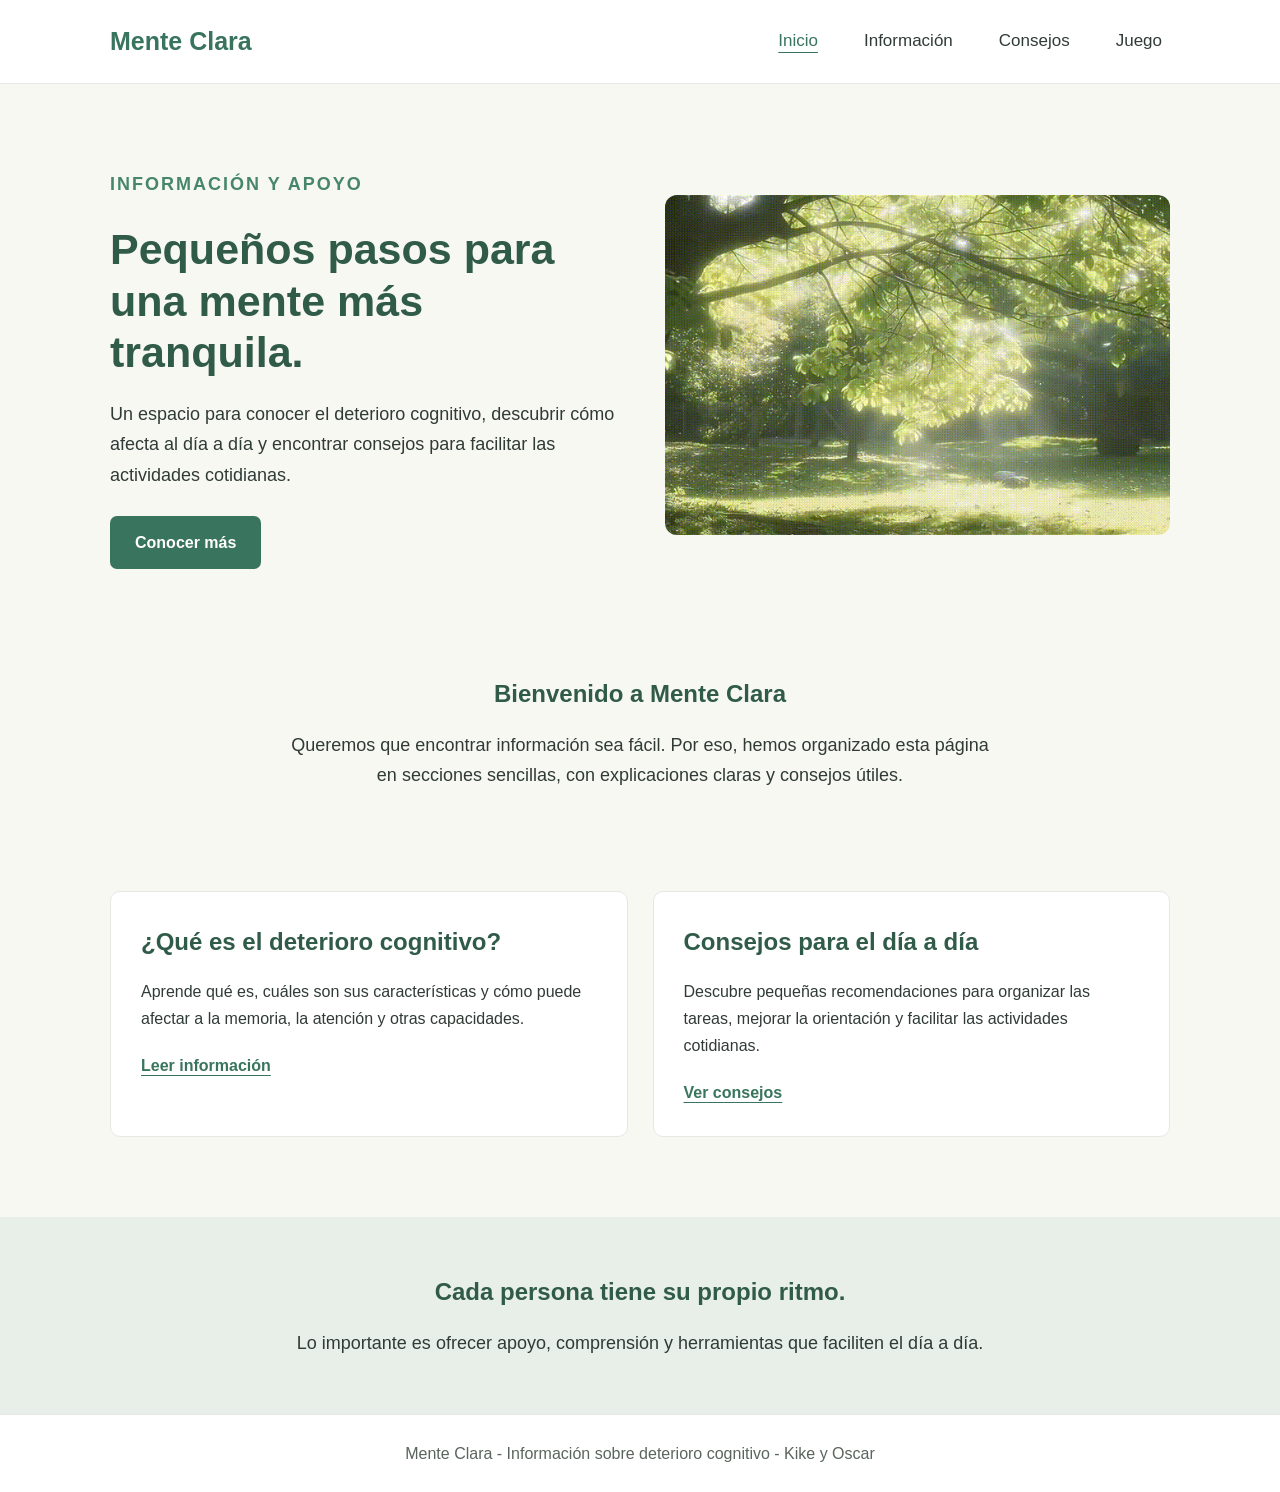
<file: index.html>
<!DOCTYPE html>
<html lang="es">
<head>
    <meta charset="UTF-8">
    <meta name="viewport" content="width=device-width, initial-scale=1.0">
    <title>Mente Clara | Inicio</title>
    <link rel="stylesheet" href="css/index.css">
</head>
<body>

    <a class="saltar" href="#contenido">Saltar al contenido</a>

    <header>
        <nav>
            <a href="index.html" class="logo">Mente Clara</a>

            <ul>
                <li><a href="index.html" aria-current="page">Inicio</a></li>
                <li><a href="informacion.html">Información</a></li>
                <li><a href="consejos.html">Consejos</a></li>
                <li><a href="jugeo.html">Juego</a></li>
            </ul>
        </nav>
    </header>

    <main id="contenido">

        <section class="presentacion">
            <div class="texto">
                <p class="etiqueta">INFORMACIÓN Y APOYO</p>

                <h1>Pequeños pasos para una mente más tranquila.</h1>

                <p>
                    Un espacio para conocer el deterioro cognitivo,
                    descubrir cómo afecta al día a día y encontrar
                    consejos para facilitar las actividades cotidianas.
                </p>

                <a href="informacion.html" class="boton">
                    Conocer más
                </a>
            </div>

            <div class="imagen">
                <img src="media/videoPrincipal.gif"
                     alt="Paisaje tranquilo con luz natural y vegetación">
            </div>
        </section>

        <section class="bienvenida">
            <h2>Bienvenido a Mente Clara</h2>

            <p>
                Queremos que encontrar información sea fácil.
                Por eso, hemos organizado esta página en secciones
                sencillas, con explicaciones claras y consejos útiles.
            </p>
        </section>

        <section class="secciones">
            <article class="tarjeta">

                <h2>¿Qué es el deterioro cognitivo?</h2>

                <p>
                    Aprende qué es, cuáles son sus características
                    y cómo puede afectar a la memoria, la atención
                    y otras capacidades.
                </p>

                <a href="informacion.html" class="enlace">
                    Leer información
                </a>
            </article>

            <article class="tarjeta">

                <h2>Consejos para el día a día</h2>

                <p>
                    Descubre pequeñas recomendaciones para organizar
                    las tareas, mejorar la orientación y facilitar
                    las actividades cotidianas.
                </p>

                <a href="consejos.html" class="enlace">
                    Ver consejos
                </a>
            </article>
        </section>

        <section class="mensaje">
            <h2>Cada persona tiene su propio ritmo.</h2>

            <p>
                Lo importante es ofrecer apoyo, comprensión
                y herramientas que faciliten el día a día.
            </p>
        </section>

    </main>

    <footer>
        <p>Mente Clara - Información sobre deterioro cognitivo - Kike y Oscar</p>
    </footer>

</body>
</html>
</file>
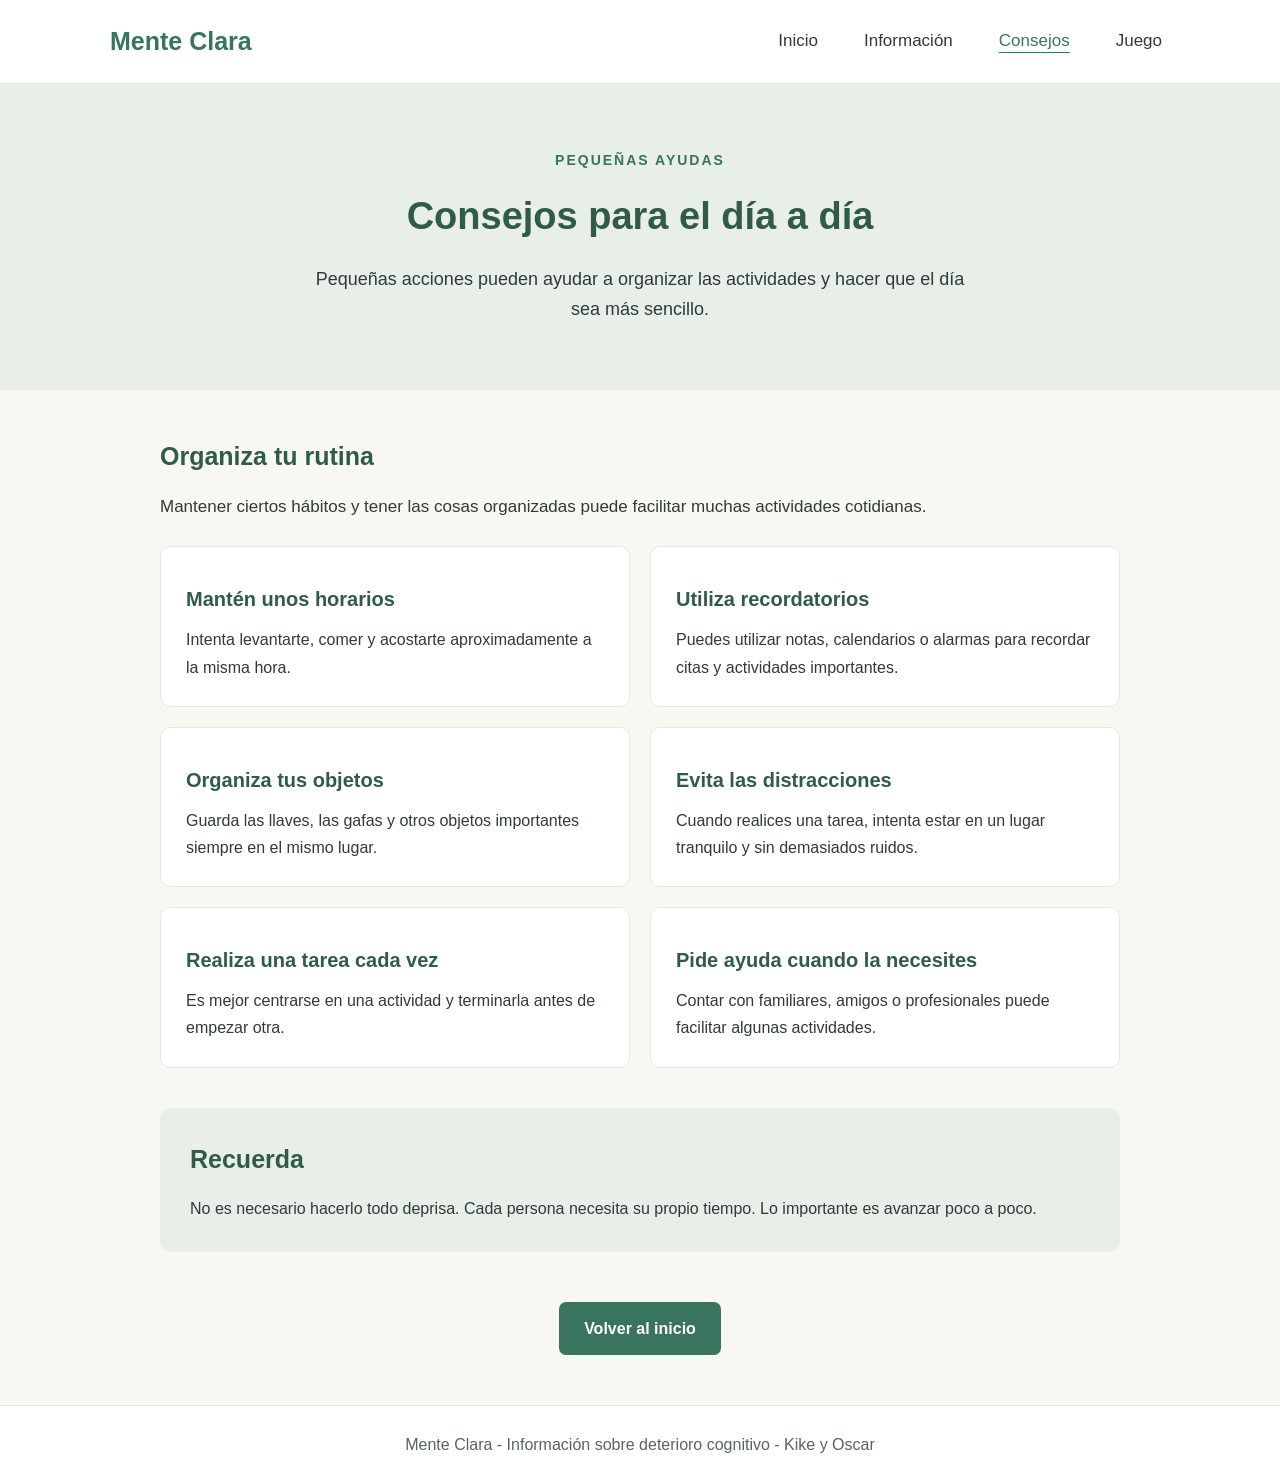
<file: consejos.html>
<!DOCTYPE html>
<html lang="es">
<head>
    <meta charset="UTF-8">
    <meta name="viewport" content="width=device-width, initial-scale=1.0">
    <title>Mente Clara | Consejos</title>
    <link rel="stylesheet" href="css/consejos.css">
</head>
<body>

    <a class="saltar" href="#contenido">Saltar al contenido</a>

    <header>
        <nav>
            <a href="index.html" class="logo">Mente Clara</a>

            <ul>
                <li><a href="index.html">Inicio</a></li>
                <li><a href="informacion.html">Información</a></li>
                <li><a href="consejos.html" aria-current="page">Consejos</a></li>
                <li><a href="jugeo.html">Juego</a></li>
            </ul>
        </nav>
    </header>

    <main id="contenido">

        <section class="cabecera">
            <p class="etiqueta">PEQUEÑAS AYUDAS</p>

            <h1>Consejos para el día a día</h1>

            <p>
                Pequeñas acciones pueden ayudar a organizar
                las actividades y hacer que el día sea más sencillo.
            </p>
        </section>

        <section class="contenido">

            <h2>Organiza tu rutina</h2>

            <p class="introduccion">
                Mantener ciertos hábitos y tener las cosas organizadas
                puede facilitar muchas actividades cotidianas.
            </p>

            <div class="consejos">

                <article class="tarjeta">

                    <h3>Mantén unos horarios</h3>

                    <p>
                        Intenta levantarte, comer y acostarte
                        aproximadamente a la misma hora.
                    </p>
                </article>

                <article class="tarjeta">

                    <h3>Utiliza recordatorios</h3>

                    <p>
                        Puedes utilizar notas, calendarios o alarmas
                        para recordar citas y actividades importantes.
                    </p>
                </article>

                <article class="tarjeta">

                    <h3>Organiza tus objetos</h3>

                    <p>
                        Guarda las llaves, las gafas y otros objetos
                        importantes siempre en el mismo lugar.
                    </p>
                </article>

                <article class="tarjeta">

                    <h3>Evita las distracciones</h3>

                    <p>
                        Cuando realices una tarea, intenta estar
                        en un lugar tranquilo y sin demasiados ruidos.
                    </p>
                </article>

                <article class="tarjeta">

                    <h3>Realiza una tarea cada vez</h3>

                    <p>
                        Es mejor centrarse en una actividad
                        y terminarla antes de empezar otra.
                    </p>
                </article>

                <article class="tarjeta">

                    <h3>Pide ayuda cuando la necesites</h3>

                    <p>
                        Contar con familiares, amigos o profesionales
                        puede facilitar algunas actividades.
                    </p>
                </article>

            </div>

            <section class="recordatorio">
                <h2>Recuerda</h2>

                <p>
                    No es necesario hacerlo todo deprisa.
                    Cada persona necesita su propio tiempo.
                    Lo importante es avanzar poco a poco.
                </p>
            </section>

        <div class="volver">
            <a href="index.html" class="boton">Volver al inicio</a>
        </div>
    </main>
    <footer>
        <p>Mente Clara - Información sobre deterioro cognitivo - Kike y Oscar</p>
    </footer>
</body>
</html>
</file>
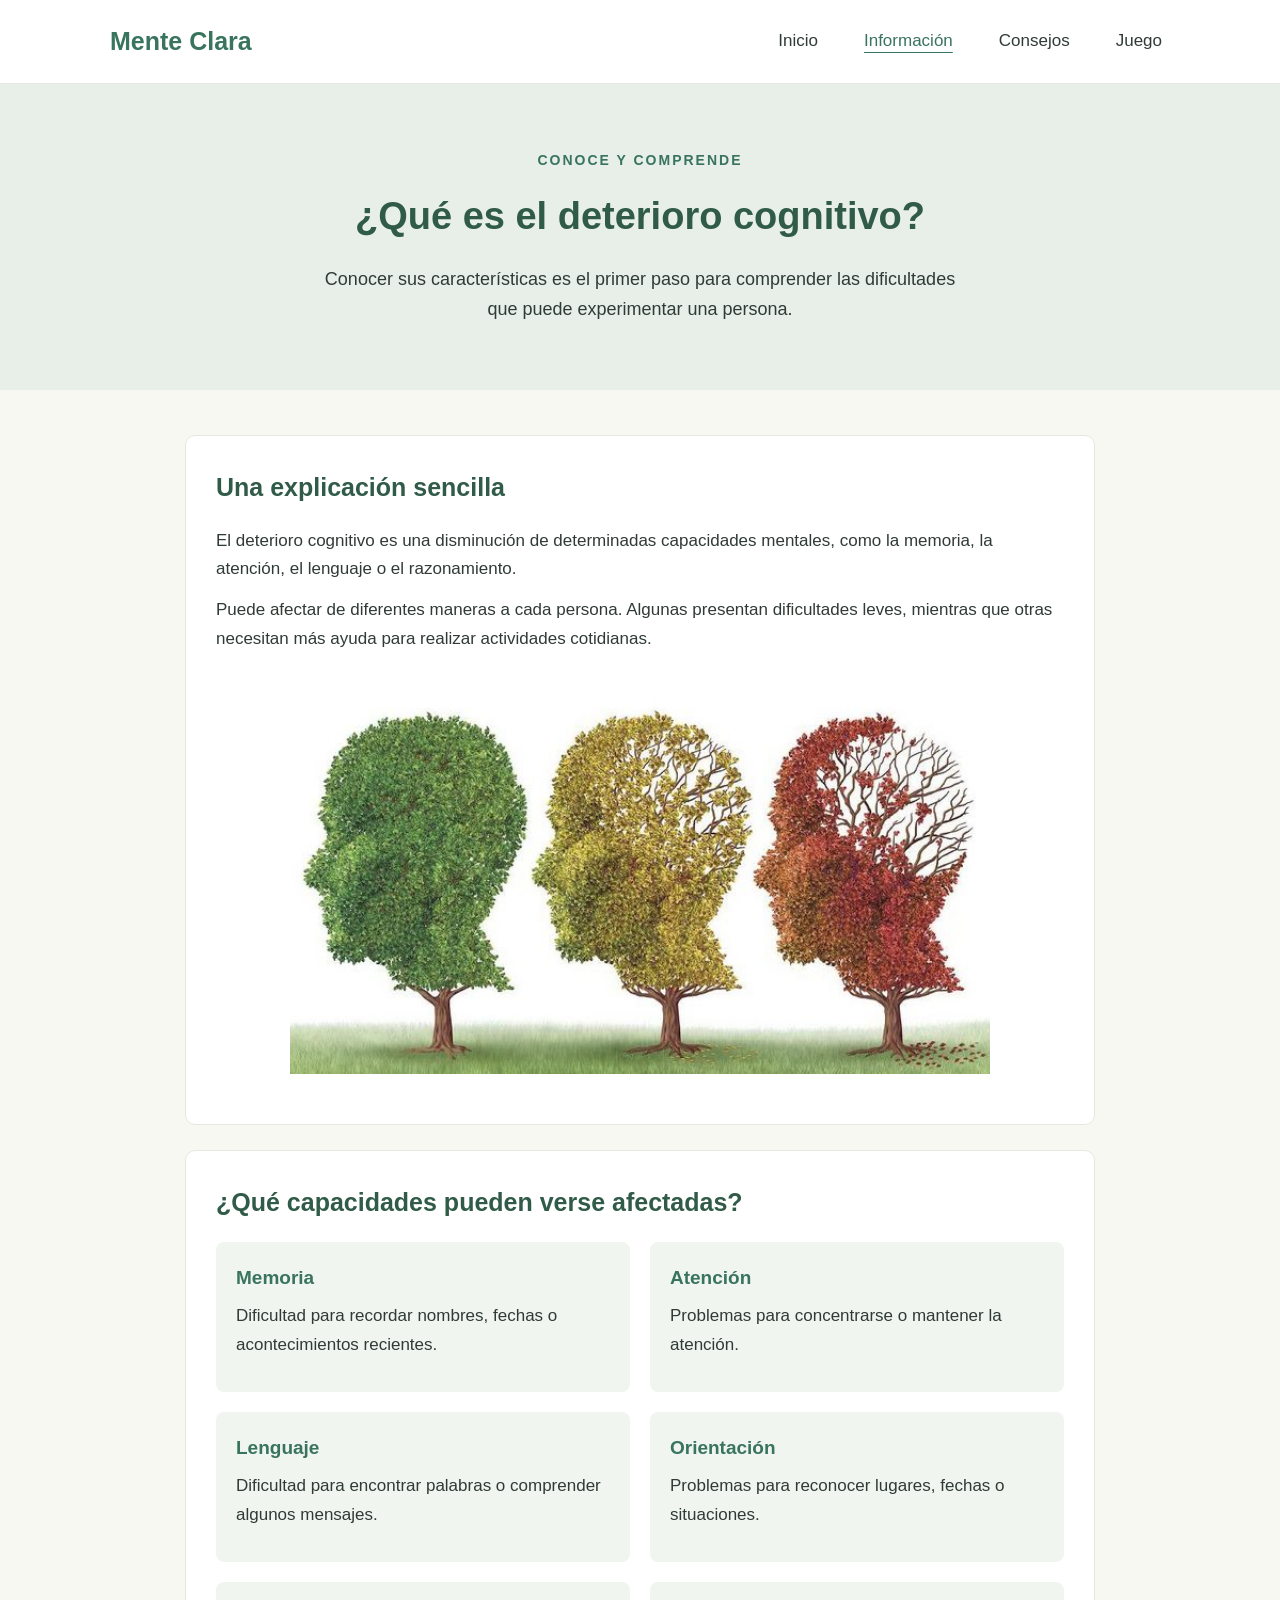
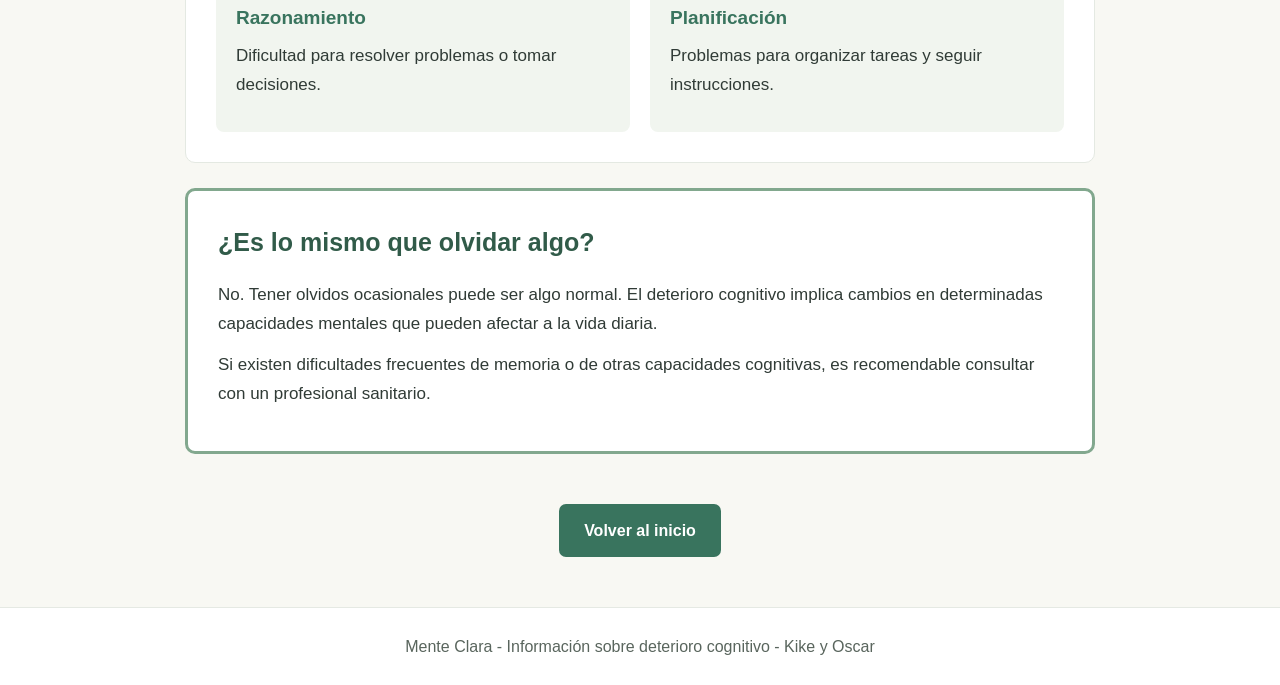
<file: informacion.html>
<!DOCTYPE html>
<html lang="es">
<head>
    <meta charset="UTF-8">
    <meta name="viewport" content="width=device-width, initial-scale=1.0">
    <title>Mente Clara | Información</title>
    <link rel="stylesheet" href="css/informacion.css">
</head>
<body>

    <a class="saltar" href="#contenido">Saltar al contenido</a>

    <header>
        <nav>
            <a href="index.html" class="logo">Mente Clara</a>

            <ul>
                <li><a href="index.html">Inicio</a></li>
                <li><a href="informacion.html" aria-current="page">Información</a></li>
                <li><a href="consejos.html">Consejos</a></li>
                <li><a href="jugeo.html">Juego</a></li>
            </ul>
        </nav>
    </header>

    <main id="contenido">

        <section class="cabecera">
            <p class="etiqueta">CONOCE Y COMPRENDE</p>
            <h1>¿Qué es el deterioro cognitivo?</h1>

            <p>
                Conocer sus características es el primer paso
                para comprender las dificultades que puede
                experimentar una persona.
            </p>
        </section>

        <section class="contenido">
            <article class="bloque">
                <h2>Una explicación sencilla</h2>
                <p>
                    El deterioro cognitivo es una disminución de
                    determinadas capacidades mentales, como la
                    memoria, la atención, el lenguaje o el razonamiento.
                </p>
                <p>
                    Puede afectar de diferentes maneras a cada persona.
                    Algunas presentan dificultades leves, mientras que
                    otras necesitan más ayuda para realizar actividades
                    cotidianas.
                </p>
                <img class="infoimg" src="media/Principal.jpg"
                     alt="Paisaje tranquilo con luz natural y vegetación">
            </article>

            <article class="bloque">
                <h2>¿Qué capacidades pueden verse afectadas?</h2>
                <div class="lista">
                    <div class="elemento">
                        <h3>Memoria</h3>
                        <p>
                            Dificultad para recordar nombres,
                            fechas o acontecimientos recientes.
                        </p>
                    </div>

                    <div class="elemento">
                        <h3>Atención</h3>
                        <p>
                            Problemas para concentrarse
                            o mantener la atención.
                        </p>
                    </div>

                    <div class="elemento">
                        <h3>Lenguaje</h3>
                        <p>
                            Dificultad para encontrar palabras
                            o comprender algunos mensajes.
                        </p>
                    </div>

                    <div class="elemento">
                        <h3>Orientación</h3>
                        <p>
                            Problemas para reconocer lugares,
                            fechas o situaciones.
                        </p>
                    </div>

                    <div class="elemento">
                        <h3>Razonamiento</h3>
                        <p>
                            Dificultad para resolver problemas
                            o tomar decisiones.
                        </p>
                    </div>

                    <div class="elemento">
                        <h3>Planificación</h3>
                        <p>
                            Problemas para organizar tareas
                            y seguir instrucciones.
                        </p>
                    </div>

                </div>
            </article>

            <article class="bloque importante">
                <h2>¿Es lo mismo que olvidar algo?</h2>
                <p>
                    No. Tener olvidos ocasionales puede ser algo
                    normal. El deterioro cognitivo implica cambios
                    en determinadas capacidades mentales que pueden
                    afectar a la vida diaria.
                </p>

                <p>
                    Si existen dificultades frecuentes de memoria
                    o de otras capacidades cognitivas, es recomendable
                    consultar con un profesional sanitario.
                </p>
            </article>

        </section>

        <div class="volver">
            <a href="index.html" class="boton">Volver al inicio</a>
        </div>

    </main>

    <footer>
        <p>Mente Clara - Información sobre deterioro cognitivo - Kike y Oscar</p>
    </footer>

</body>
</html>
</file>
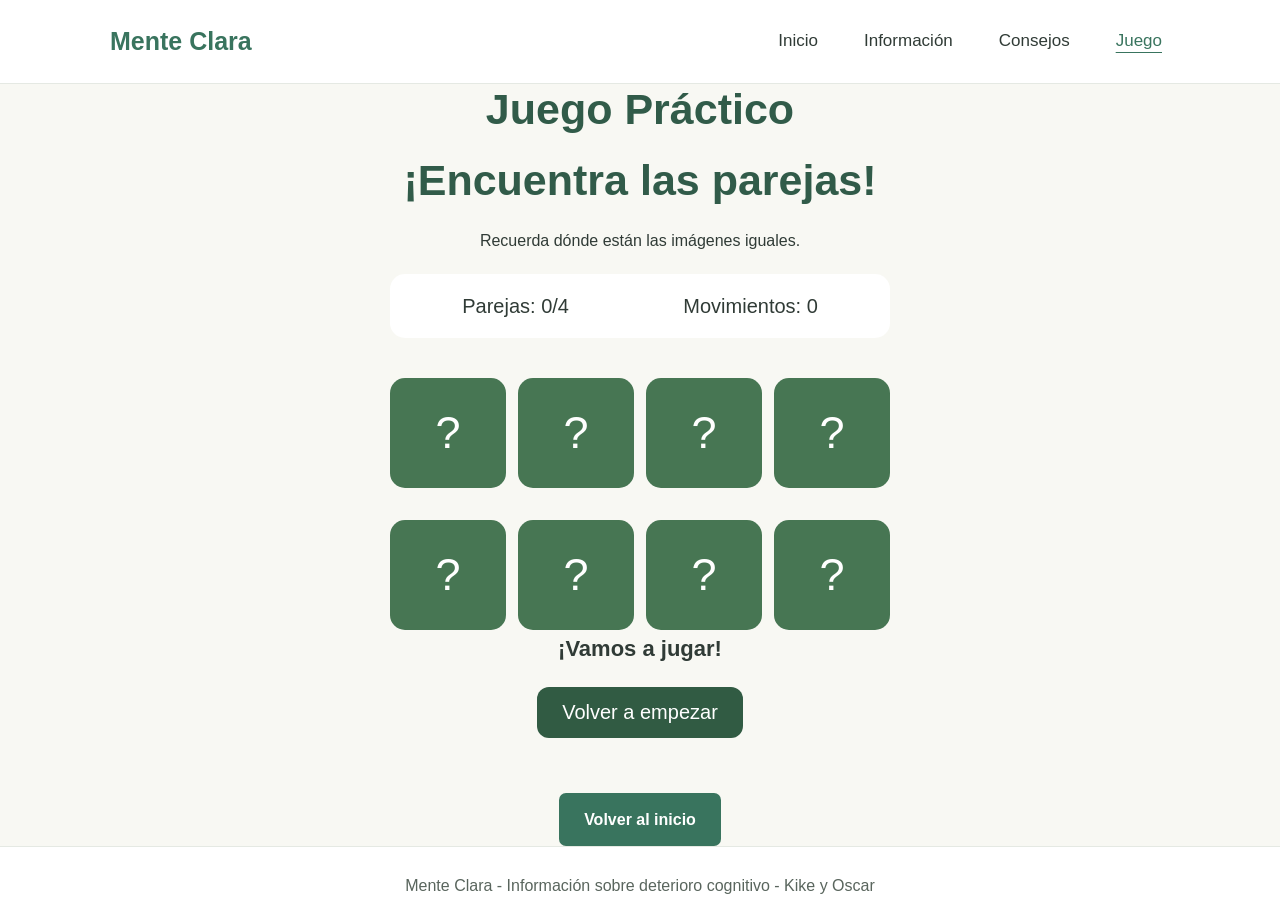
<file: jugeo.html>
<!DOCTYPE html>
<html lang="es">
<head>
    <meta charset="UTF-8">
    <meta name="viewport" content="width=device-width, initial-scale=1.0">
    <title>Mente Clara | Juego</title>
    <link rel="stylesheet" href="css/juego.css">
</head>
<body>

    <a class="saltar" href="#contenido">Saltar al contenido</a>

    <header>
        <nav>
            <a href="index.html" class="logo">Mente Clara</a>

            <ul>
                <li><a href="index.html">Inicio</a></li>
                <li><a href="informacion.html">Información</a></li>
                <li><a href="consejos.html">Consejos</a></li>
                <li><a href="jugeo.html" aria-current="page">Juego</a></li>
            </ul>
        </nav>
    </header>

    <main id="contenido">
        <h1>Juego Práctico</h1>
    <body>
    </head>
    <body>
    <div class="contenedor">
        <h1>¡Encuentra las parejas!</h1>
        <p>Recuerda dónde están las imágenes iguales.</p>
        <div class="estadisticas">
            <div>Parejas: <span id="parejas">0</span>/4</div>
            <div>Movimientos: <span id="movimientos">0</span></div>
        </div>

        <div class="tablero" id="tablero"></div>
        <p id="mensaje">¡Vamos a jugar!</p>
        <button onclick="iniciarJuego()">Volver a empezar</button>

    </div><br><br>
        <div class="volver">
            <a href="index.html" class="boton">Volver al inicio</a>
        </div>
    </main>
    <footer>
        <p>Mente Clara - Información sobre deterioro cognitivo - Kike y Oscar</p>
    </footer>
    <script src="script/scriptJuego.js"></script>
</body>
</html>
</file>
<file: css/index.css>
* {
    margin: 0;
    padding: 0;
    box-sizing: border-box;
}

body {
    font-family: Arial, sans-serif;
    background-color: #f8f8f3;
    color: #303b36;
    line-height: 1.7;
}

.saltar {
    position: absolute;
    left: -9999px;
}

.saltar:focus {
    left: 10px;
    top: 10px;
    background: white;
    padding: 10px;
    z-index: 10;
}

header {
    background-color: white;
    border-bottom: 1px solid #e5e9e3;
}

nav {
    max-width: 1100px;
    margin: auto;
    padding: 20px;
    display: flex;
    justify-content: space-between;
    align-items: center;
}

.logo {
    font-size: 25px;
    font-weight: bold;
    color: #39745e;
    text-decoration: none;
}

nav ul {
    display: flex;
    gap: 30px;
    list-style: none;
}

nav ul a {
    text-decoration: none;
    color: #303b36;
    font-size: 17px;
    padding: 8px;
}

nav ul a:hover,
nav ul a[aria-current="page"] {
    color: #39745e;
    text-decoration: underline;
    text-underline-offset: 6px;
}

a:focus-visible {
    outline: 3px solid #39745e;
    outline-offset: 4px;
}

.presentacion {
    max-width: 1100px;
    margin: 65px auto;
    padding: 20px;
    display: flex;
    align-items: center;
    gap: 50px;
}

.texto {
    flex: 1;
}

.etiqueta {
    color: #47866b;
    font-weight: bold;
    font-size: 14px;
    letter-spacing: 2px;
    margin-bottom: 15px;
}

h1 {
    font-size: 43px;
    line-height: 1.2;
    margin-bottom: 20px;
    color: #315b49;
}

.texto p {
    font-size: 18px;
    margin-bottom: 25px;
}

.imagen {
    flex: 1;
}

.imagen img {
    width: 100%;
    height: 340px;
    object-fit: cover;
    border-radius: 12px;
}

.boton {
    display: inline-block;
    background-color: #39745e;
    color: white;
    padding: 13px 25px;
    border-radius: 7px;
    text-decoration: none;
    font-weight: bold;
}

.boton:hover {
    background-color: #285941;
}

.bienvenida {
    text-align: center;
    max-width: 750px;
    margin: 60px auto;
    padding: 20px;
}

h2 {
    color: #315b49;
    margin-bottom: 15px;
}

.bienvenida p {
    font-size: 18px;
}

.secciones {
    max-width: 1100px;
    margin: 50px auto;
    padding: 20px;
    display: grid;
    grid-template-columns: 1fr 1fr;
    gap: 25px;
}

.tarjeta {
    background-color: white;
    padding: 30px;
    border: 1px solid #e4e9e2;
    border-radius: 10px;
}

.numero {
    color: #47866b;
    font-size: 15px;
    font-weight: bold;
    margin-bottom: 15px;
}

.tarjeta p {
    margin-bottom: 20px;
}

.enlace {
    color: #39745e;
    font-weight: bold;
    text-decoration: underline;
    text-underline-offset: 4px;
}

.mensaje {
    background-color: #e7efe8;
    text-align: center;
    padding: 55px 20px;
    margin-top: 60px;
}

.mensaje p {
    font-size: 18px;
}

footer {
    text-align: center;
    padding: 25px;
    color: #59655d;
    background-color: white;
    border-top: 1px solid #e5e9e3;
}

@media (max-width: 700px) {
    nav {
        flex-direction: column;
        gap: 15px;
    }

    nav ul {
        gap: 15px;
        flex-wrap: wrap;
        justify-content: center;
    }

    .presentacion {
        flex-direction: column;
        margin: 30px auto;
        gap: 25px;
    }

    h1 {
        font-size: 34px;
    }

    .imagen img {
        height: 230px;
    }

    .secciones {
        grid-template-columns: 1fr;
    }
}
</file>
<file: css/consejos.css>
* {
    margin: 0;
    padding: 0;
    box-sizing: border-box;
}

body {
    font-family: Arial, sans-serif;
    background-color: #f8f8f3;
    color: #303b36;
    line-height: 1.7;
}

.saltar {
    position: absolute;
    left: -9999px;
}

.saltar:focus {
    left: 10px;
    top: 10px;
    background: white;
    padding: 10px;
    z-index: 10;
}

header {
    background-color: white;
    border-bottom: 1px solid #e5e9e3;
}

nav {
    max-width: 1100px;
    margin: auto;
    padding: 20px;
    display: flex;
    justify-content: space-between;
    align-items: center;
}

.logo {
    font-size: 25px;
    font-weight: bold;
    color: #39745e;
    text-decoration: none;
}

nav ul {
    display: flex;
    gap: 30px;
    list-style: none;
}

nav ul a {
    text-decoration: none;
    color: #303b36;
    font-size: 17px;
    padding: 8px;
}

nav ul a:hover,
nav ul a[aria-current="page"] {
    color: #39745e;
    text-decoration: underline;
    text-underline-offset: 6px;
}

a:focus-visible {
    outline: 3px solid #39745e;
    outline-offset: 4px;
}

.cabecera {
    background-color: #e7efe8;
    text-align: center;
    padding: 65px 20px;
}

.etiqueta {
    color: #39745e;
    font-size: 14px;
    font-weight: bold;
    letter-spacing: 2px;
    margin-bottom: 12px;
}

h1 {
    font-size: 38px;
    color: #315b49;
    margin-bottom: 15px;
}

.cabecera p:last-child {
    max-width: 650px;
    margin: auto;
    font-size: 18px;
}

.contenido {
    max-width: 1000px;
    margin: 45px auto;
    padding: 0 20px;
}

h2 {
    color: #315b49;
    font-size: 25px;
    margin-bottom: 15px;
}

.introduccion {
    margin-bottom: 25px;
    font-size: 17px;
}

.consejos {
    display: grid;
    grid-template-columns: 1fr 1fr;
    gap: 20px;
}

.tarjeta {
    background-color: white;
    border: 1px solid #e4e9e2;
    border-radius: 10px;
    padding: 25px;
}

.numero {
    color: #47866b;
    font-weight: bold;
    font-size: 15px;
}

.tarjeta h3 {
    color: #315b49;
    font-size: 20px;
    margin: 10px 0;
}

.recordatorio {
    background-color: #e7efe8;
    padding: 30px;
    border-radius: 10px;
    margin-top: 40px;
}

.accesibilidad {
    background-color: white;
    padding: 30px;
    border-radius: 10px;
    border: 1px solid #e4e9e2;
    margin-top: 25px;
}

.accesibilidad ul {
    padding-left: 25px;
}

.accesibilidad li {
    margin-bottom: 10px;
}

.volver {
    text-align: center;
    margin: 50px 20px;
}

.boton {
    display: inline-block;
    background-color: #39745e;
    color: white;
    padding: 13px 25px;
    border-radius: 7px;
    text-decoration: none;
    font-weight: bold;
}

.boton:hover {
    background-color: #285941;
}

footer {
    text-align: center;
    padding: 25px;
    background-color: white;
    border-top: 1px solid #e5e9e3;
    color: #59655d;
}

@media (max-width: 700px) {
    nav {
        flex-direction: column;
        gap: 15px;
    }

    nav ul {
        gap: 15px;
        flex-wrap: wrap;
        justify-content: center;
    }

    h1 {
        font-size: 30px;
    }

    .consejos {
        grid-template-columns: 1fr;
    }

    .tarjeta {
        padding: 22px;
    }
}
</file>
<file: css/informacion.css>
* {
    margin: 0;
    padding: 0;
    box-sizing: border-box;
}

body {
    font-family: Arial, sans-serif;
    background-color: #f8f8f3;
    color: #303b36;
    line-height: 1.7;
}

.saltar {
    position: absolute;
    left: -9999px;
}

.saltar:focus {
    left: 10px;
    top: 10px;
    background: white;
    padding: 10px;
    z-index: 10;
}

header {
    background-color: white;
    border-bottom: 1px solid #e5e9e3;
}

nav {
    max-width: 1100px;
    margin: auto;
    padding: 20px;
    display: flex;
    justify-content: space-between;
    align-items: center;
}

.logo {
    font-size: 25px;
    font-weight: bold;
    color: #39745e;
    text-decoration: none;
}

nav ul {
    display: flex;
    gap: 30px;
    list-style: none;
}

nav ul a {
    text-decoration: none;
    color: #303b36;
    font-size: 17px;
    padding: 8px;
}

nav ul a:hover,
nav ul a[aria-current="page"] {
    color: #39745e;
    text-decoration: underline;
    text-underline-offset: 6px;
}

a:focus-visible {
    outline: 3px solid #39745e;
    outline-offset: 4px;
}

.cabecera {
    background-color: #e7efe8;
    text-align: center;
    padding: 65px 20px;
}

.etiqueta {
    color: #39745e;
    font-size: 14px;
    font-weight: bold;
    letter-spacing: 2px;
    margin-bottom: 12px;
}

h1 {
    font-size: 38px;
    color: #315b49;
    margin-bottom: 15px;
}

.cabecera p:last-child {
    max-width: 650px;
    margin: auto;
    font-size: 18px;
}

.contenido {
    max-width: 950px;
    margin: 45px auto;
    padding: 0 20px;
}

.bloque {
    background-color: white;
    border: 1px solid #e4e9e2;
    border-radius: 10px;
    padding: 30px;
    margin-bottom: 25px;
}

h2 {
    color: #315b49;
    margin-bottom: 18px;
    font-size: 25px;
}

.bloque p {
    margin-bottom: 12px;
    font-size: 17px;
}

.lista {
    display: grid;
    grid-template-columns: 1fr 1fr;
    gap: 20px;
}

.elemento {
    background-color: #f1f5ef;
    padding: 20px;
    border-radius: 8px;
}

.elemento h3 {
    color: #39745e;
    margin-bottom: 8px;
    font-size: 19px;
}

.importante {
    border-left: 3px solid #82a88e;
    border-right: 3px solid #82a88e;
    border-top: 3px solid #82a88e;
    border-bottom: 3px solid #82a88e;
}

.volver {
    text-align: center;
    margin: 50px 20px;
}

.infoimg{
    display: block;
    width: 700px;
    height: 400px;
    object-fit: cover;
    margin: 20px auto;
}

.boton {
    display: inline-block;
    background-color: #39745e;
    color: white;
    padding: 13px 25px;
    border-radius: 7px;
    text-decoration: none;
    font-weight: bold;
}

.boton:hover {
    background-color: #285941;
}

footer {
    text-align: center;
    padding: 25px;
    background-color: white;
    border-top: 1px solid #e5e9e3;
    color: #59655d;
}

@media (max-width: 700px) {
    nav {
        flex-direction: column;
        gap: 15px;
    }

    nav ul {
        gap: 15px;
        flex-wrap: wrap;
        justify-content: center;
    }

    h1 {
        font-size: 30px;
    }

    .lista {
        grid-template-columns: 1fr;
    }

    .bloque {
        padding: 22px;
    }
    .infoimg{
        height: 180px;
        width: 100%;
    }
}
</file>
<file: css/juego.css>
* {
    margin: 0;
    padding: 0;
    box-sizing: border-box;
}

body {
    font-family: Arial, sans-serif;
    background-color: #f8f8f3;
    color: #303b36;
    line-height: 1.7;
    text-align: center
}

.saltar {
    position: absolute;
    left: -9999px;
}

.saltar:focus {
    left: 10px;
    top: 10px;
    background: white;
    padding: 10px;
    z-index: 10;
}

header {
    background-color: white;
    border-bottom: 1px solid #e5e9e3;
}

nav {
    max-width: 1100px;
    margin: auto;
    padding: 20px;
    display: flex;
    justify-content: space-between;
    align-items: center;
}

.logo {
    font-size: 25px;
    font-weight: bold;
    color: #39745e;
    text-decoration: none;
}

nav ul {
    display: flex;
    gap: 30px;
    list-style: none;
}

nav ul a {
    text-decoration: none;
    color: #303b36;
    font-size: 17px;
    padding: 8px;
}

nav ul a:hover,
nav ul a[aria-current="page"] {
    color: #39745e;
    text-decoration: underline;
    text-underline-offset: 6px;
}

a:focus-visible {
    outline: 3px solid #39745e;
    outline-offset: 4px;
}

.presentacion {
    max-width: 1100px;
    margin: 65px auto;
    padding: 20px;
    display: flex;
    align-items: center;
    gap: 50px;
}

.texto {
    flex: 1;
}

.etiqueta {
    color: #47866b;
    font-weight: bold;
    font-size: 14px;
    letter-spacing: 2px;
    margin-bottom: 15px;
}

h1 {

    font-size: 43px;
    line-height: 1.2;
    margin-bottom: 20px;
    color: #315b49;
}

.texto p {
    font-size: 18px;
    margin-bottom: 25px;
}

.imagen {
    flex: 1;
}

.imagen img {
    width: 100%;
    height: 340px;
    object-fit: cover;
    border-radius: 12px;
}

.boton {
    display: inline-block;
    background-color: #39745e;
    color: white;
    padding: 13px 25px;
    border-radius: 7px;
    text-decoration: none;
    font-weight: bold;
}

.boton:hover {
    background-color: #285941;
}

.bienvenida {
    text-align: center;
    max-width: 750px;
    margin: 60px auto;
    padding: 20px;
}


.bienvenida p {
    font-size: 18px;
}

.secciones {
    max-width: 1100px;
    margin: 50px auto;
    padding: 20px;
    display: grid;
    grid-template-columns: 1fr 1fr;
    gap: 25px;
}

.tarjeta {
    background-color: white;
    padding: 30px;
    border: 1px solid #e4e9e2;
    border-radius: 10px;
}

.numero {
    color: #47866b;
    font-size: 15px;
    font-weight: bold;
    margin-bottom: 15px;
}

.tarjeta p {
    margin-bottom: 20px;
}

.enlace {
    color: #39745e;
    font-weight: bold;
    text-decoration: underline;
    text-underline-offset: 4px;
}

.mensaje {
    background-color: #e7efe8;
    text-align: center;
    padding: 55px 20px;
    margin-top: 60px;
}

.mensaje p {
    font-size: 18px;
}

footer {
    text-align: center;
    padding: 25px;
    color: #59655d;
    background-color: white;
    border-top: 1px solid #e5e9e3;
}

/* Juego de memoria */

.contenedor {
    max-width: 500px;
    margin: auto;
}

.estadisticas {
    display: flex;
    justify-content: space-around;
    background: white;
    padding: 15px;
    border-radius: 15px;
    margin: 20px 0;
    font-size: 20px;
}

.tablero {
    display: grid;
    grid-template-columns: repeat(4, 1fr);
    gap: 12px;
}

.carta {
    height: 110px;
    background: #477653;
    border: none;
    border-radius: 15px;
    font-size: 45px;
    cursor: pointer;
    transition: transform 0.2s;
}

.carta:hover {
    transform: scale(1.05);
}

.carta.visible {
    background: white;
    border: 3px solid #477653;
}

.carta.acertada {
    background: #d6e6d4;
    border: 3px solid #477653;
    cursor: default;
}

button {
    font-size: 20px;
    padding: 14px 25px;
    border: none;
    border-radius: 12px;
    background: #315b43;
    color: white;
    cursor: pointer;
    margin-top: 20px;
}

#mensaje {
    font-size: 22px;
    min-height: 35px;
    font-weight: bold;
}

/* Responsive */

@media (max-width: 700px) {
    nav {
        flex-direction: column;
        gap: 15px;
    }

    nav ul {
        gap: 15px;
        flex-wrap: wrap;
        justify-content: center;
    }

    .presentacion {
        flex-direction: column;
        margin: 30px auto;
        gap: 25px;
    }

    h1 {
        font-size: 34px;
    }

    .imagen img {
        height: 230px;
    }

    .secciones {
        grid-template-columns: 1fr;
    }
}

@media (max-width: 400px) {
    .carta {
        height: 75px;
        font-size: 35px;
    }
}
</file>
